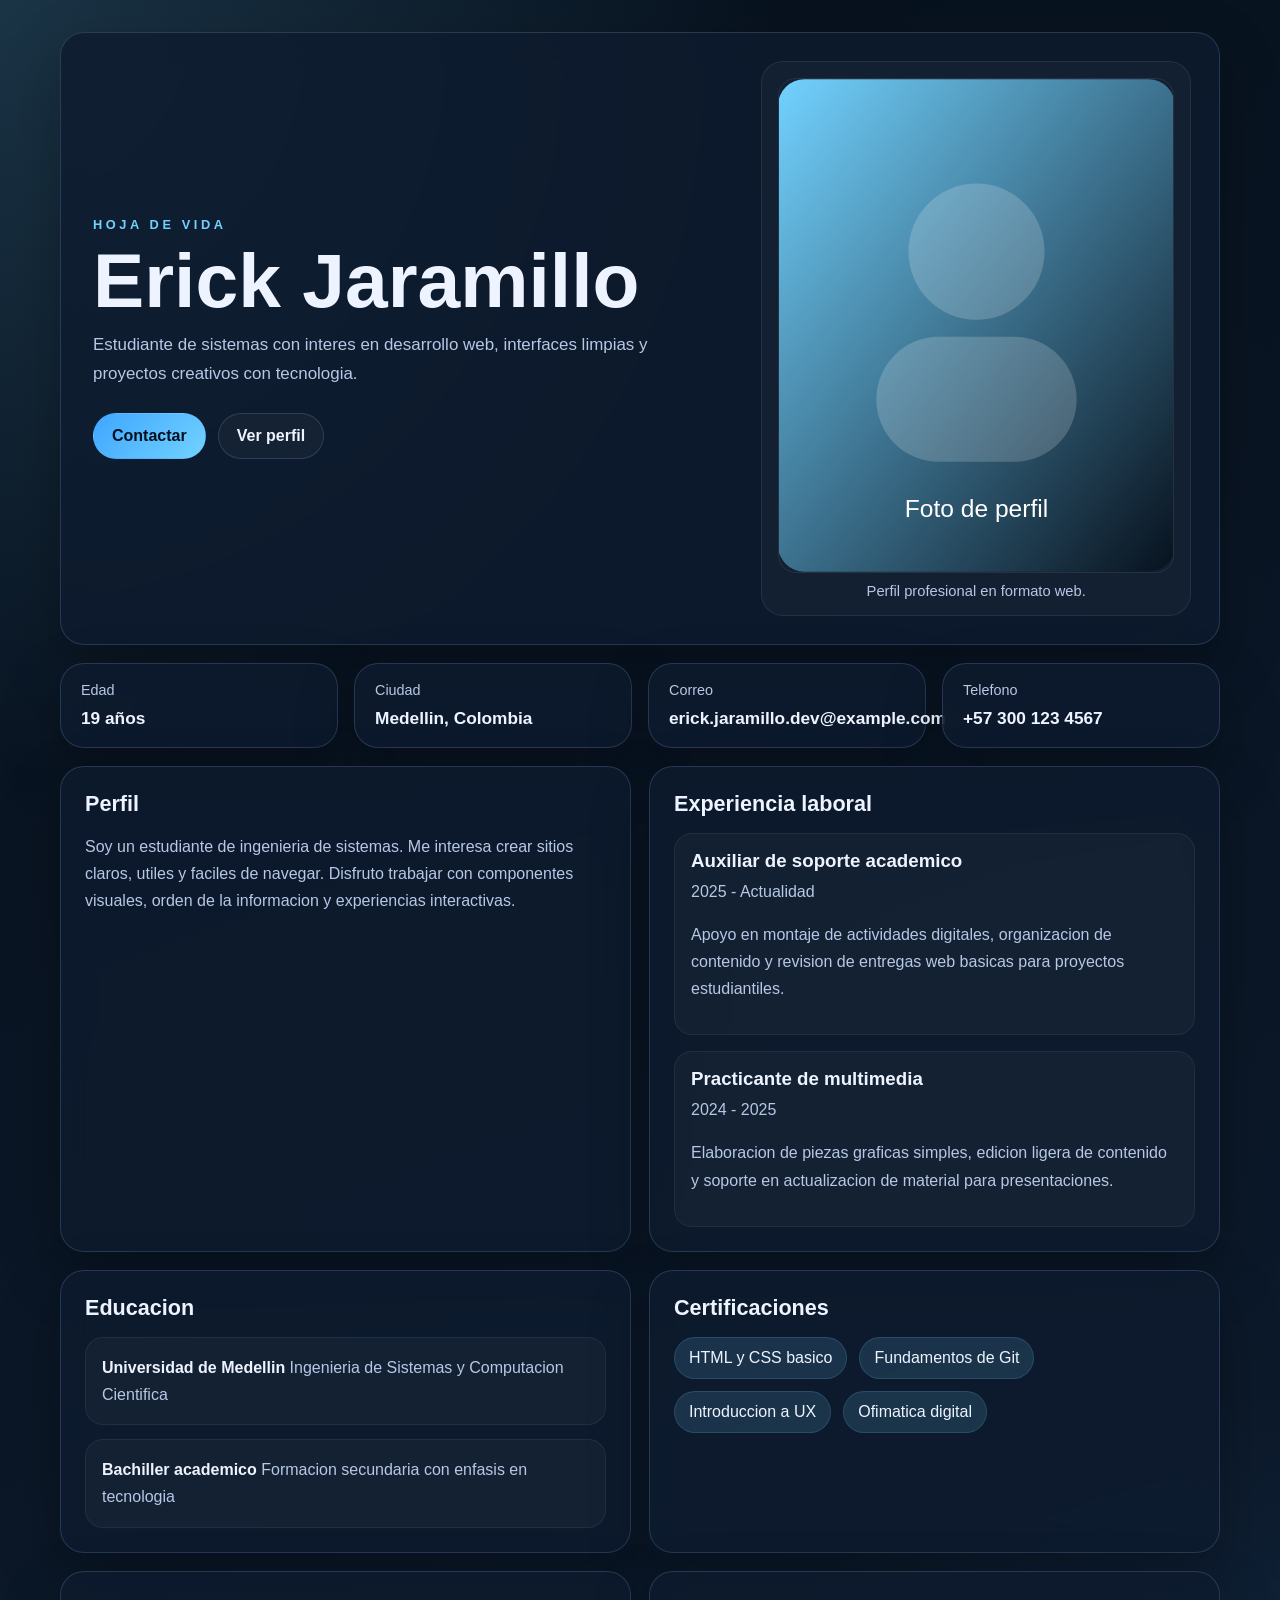
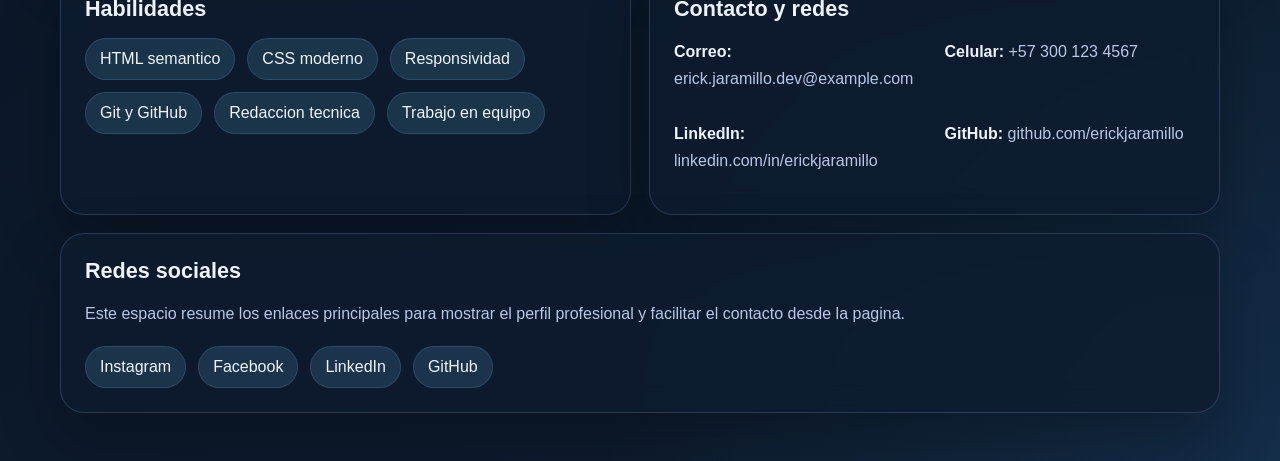
<file: ia-cv/index.html>
<!DOCTYPE html>
<html lang="es">

<head>
	<meta charset="UTF-8">
	<meta name="viewport" content="width=device-width, initial-scale=1.0">
	<title>Hoja de Vida | Erick Jaramillo</title>
	<link rel="stylesheet" href="../assets/styles/ia.css">
</head>

<body>
	<main class="page-shell">
		<header class="hero card">
			<div class="hero__content">
				<p class="eyebrow">Hoja de vida</p>
				<h1>Erick Jaramillo</h1>
				<p class="hero__lead">
					Estudiante de sistemas con interes en desarrollo web, interfaces limpias y proyectos
					creativos con tecnologia.
				</p>

				<div class="hero__actions">
					<a class="button button--primary" href="#contacto">Contactar</a>
					<a class="button button--secondary" href="#perfil">Ver perfil</a>
				</div>
			</div>

			<figure class="profile-photo">
				<img src="data:image/svg+xml,%3Csvg xmlns='http://www.w3.org/2000/svg' viewBox='0 0 420 520'%3E%3Cdefs%3E%3ClinearGradient id='g' x1='0' y1='0' x2='1' y2='1'%3E%3Cstop offset='0%25' stop-color='%2372d2ff'/%3E%3Cstop offset='100%25' stop-color='%2307111d'/%3E%3C/linearGradient%3E%3C/defs%3E%3Crect width='420' height='520' rx='28' fill='url(%23g)'/%3E%3Ccircle cx='210' cy='182' r='72' fill='rgba(255,255,255,0.18)'/%3E%3Crect x='104' y='272' width='212' height='132' rx='66' fill='rgba(255,255,255,0.18)'/%3E%3Ctext x='50%25' y='462' fill='white' font-family='Segoe UI, sans-serif' font-size='26' text-anchor='middle'%3EFoto de perfil%3C/text%3E%3C/svg%3E" alt="Foto de perfil de Erick Jaramillo">
				<figcaption>Perfil profesional en formato web.</figcaption>
			</figure>
		</header>

		<section class="stats-grid" aria-label="Resumen rapido">
			<article class="card stat">
				<span class="stat__label">Edad</span>
				<strong>19 años</strong>
			</article>
			<article class="card stat">
				<span class="stat__label">Ciudad</span>
				<strong>Medellin, Colombia</strong>
			</article>
			<article class="card stat">
				<span class="stat__label">Correo</span>
				<strong>erick.jaramillo.dev@example.com</strong>
			</article>
			<article class="card stat">
				<span class="stat__label">Telefono</span>
				<strong>+57 300 123 4567</strong>
			</article>
		</section>

		<section class="content-grid">
			<article class="card section-block" id="perfil">
				<h2>Perfil</h2>
				<p>
					Soy un estudiante de ingenieria de sistemas. Me interesa crear sitios claros, utiles y faciles de navegar. Disfruto
					trabajar con componentes visuales, orden de la informacion y experiencias interactivas.
				</p>
			</article>

			<article class="card section-block">
				<h2>Experiencia laboral</h2>
				<div class="timeline">
					<div class="timeline__item">
						<h3>Auxiliar de soporte academico</h3>
						<p class="timeline__meta">2025 - Actualidad</p>
						<p>
							Apoyo en montaje de actividades digitales, organizacion de contenido y revision de
							entregas web basicas para proyectos estudiantiles.
						</p>
					</div>
					<div class="timeline__item">
						<h3>Practicante de multimedia</h3>
						<p class="timeline__meta">2024 - 2025</p>
						<p>
							Elaboracion de piezas graficas simples, edicion ligera de contenido y soporte en
							actualizacion de material para presentaciones.
						</p>
					</div>
				</div>
			</article>

			<article class="card section-block">
				<h2>Educacion</h2>
				<ul class="list">
					<li>
						<strong>Universidad de Medellin</strong>
						<span>Ingenieria de Sistemas y Computacion Cientifica</span>
					</li>
					<li>
						<strong>Bachiller academico</strong>
						<span>Formacion secundaria con enfasis en tecnologia</span>
					</li>
				</ul>
			</article>

			<article class="card section-block">
				<h2>Certificaciones</h2>
				<ul class="chips">
					<li>HTML y CSS basico</li>
					<li>Fundamentos de Git</li>
					<li>Introduccion a UX</li>
					<li>Ofimatica digital</li>
				</ul>
			</article>

			<article class="card section-block">
				<h2>Habilidades</h2>
				<ul class="skills">
					<li>HTML semantico</li>
					<li>CSS moderno</li>
					<li>Responsividad</li>
					<li>Git y GitHub</li>
					<li>Redaccion tecnica</li>
					<li>Trabajo en equipo</li>
				</ul>
			</article>

			<article class="card section-block" id="contacto">
				<h2>Contacto y redes</h2>
				<div class="contact-grid">
					<p><strong>Correo:</strong> erick.jaramillo.dev@example.com</p>
					<p><strong>Celular:</strong> +57 300 123 4567</p>
					<p><strong>LinkedIn:</strong> linkedin.com/in/erickjaramillo</p>
					<p><strong>GitHub:</strong> github.com/erickjaramillo</p>
				</div>
			</article>

			<article class="card section-block section-block--wide">
				<h2>Redes sociales</h2>
				<p>
					Este espacio resume los enlaces principales para mostrar el perfil profesional y facilitar
					el contacto desde la pagina.
				</p>
				<div class="social-links">
					<a href="#">Instagram</a>
					<a href="#">Facebook</a>
					<a href="#">LinkedIn</a>
					<a href="#">GitHub</a>
				</div>
			</article>
		</section>
	</main>
</body>

</html>
</file>
<file: assets/styles/ia.css>
* {
	box-sizing: border-box;
}

:root {
	--bg: #07111d;
	--bg-alt: #0e1c2f;
	--surface: rgba(14, 28, 47, 0.82);
	--surface-strong: #11263f;
	--border: rgba(162, 196, 255, 0.18);
	--text: #eef4ff;
	--muted: #b7c8e6;
	--accent: #72d2ff;
	--accent-strong: #3ea6ff;
	--accent-soft: rgba(114, 210, 255, 0.14);
	--shadow: 0 24px 60px rgba(0, 0, 0, 0.28);
}

html {
	scroll-behavior: smooth;
}

body {
	margin: 0;
	min-height: 100vh;
	color: var(--text);
	font-family: "Segoe UI", "Trebuchet MS", sans-serif;
	background:
		radial-gradient(circle at top left, rgba(114, 210, 255, 0.18), transparent 32%),
		radial-gradient(circle at bottom right, rgba(62, 166, 255, 0.12), transparent 28%),
		linear-gradient(160deg, var(--bg), var(--bg-alt));
}

a {
	color: inherit;
	text-decoration: none;
}

img {
	display: block;
	width: 100%;
	height: auto;
}

.page-shell {
	width: min(1160px, calc(100% - 32px));
	margin: 0 auto;
	padding: 32px 0 48px;
}

.card {
	background: var(--surface);
	border: 1px solid var(--border);
	border-radius: 24px;
	box-shadow: var(--shadow);
	backdrop-filter: blur(14px);
}

.hero {
	display: grid;
	grid-template-columns: minmax(0, 1.2fr) minmax(280px, 0.8fr);
	gap: 28px;
	align-items: center;
	padding: 28px;
}

.hero__content {
	padding: 8px 4px;
}

.eyebrow {
	margin: 0 0 12px;
	color: var(--accent);
	text-transform: uppercase;
	letter-spacing: 0.28em;
	font-size: 0.8rem;
	font-weight: 700;
}

h1,
h2,
h3,
p {
	margin-top: 0;
}

h1 {
	margin-bottom: 14px;
	font-size: clamp(2.5rem, 6vw, 4.8rem);
	line-height: 0.95;
}

.hero__lead {
	max-width: 60ch;
	color: var(--muted);
	font-size: 1.06rem;
	line-height: 1.7;
	margin-bottom: 24px;
}

.hero__actions {
	display: flex;
	flex-wrap: wrap;
	gap: 12px;
}

.button {
	display: inline-flex;
	align-items: center;
	justify-content: center;
	min-height: 46px;
	padding: 0 18px;
	border-radius: 999px;
	font-weight: 700;
	border: 1px solid transparent;
	transition: transform 0.2s ease, background-color 0.2s ease, border-color 0.2s ease;
}

.button:hover {
	transform: translateY(-2px);
}

.button--primary {
	background: linear-gradient(135deg, var(--accent-strong), var(--accent));
	color: #04111f;
}

.button--secondary {
	border-color: var(--border);
	background: rgba(255, 255, 255, 0.03);
}

.profile-photo {
	margin: 0;
	padding: 16px;
	background: rgba(255, 255, 255, 0.03);
	border-radius: 22px;
	border: 1px solid rgba(255, 255, 255, 0.08);
}

.profile-photo img {
	border-radius: 18px;
	aspect-ratio: 4 / 5;
	object-fit: cover;
	border: 1px solid rgba(255, 255, 255, 0.08);
}

.profile-photo figcaption {
	margin-top: 10px;
	color: var(--muted);
	font-size: 0.92rem;
	text-align: center;
}

.stats-grid {
	display: grid;
	grid-template-columns: repeat(4, minmax(0, 1fr));
	gap: 16px;
	margin-top: 18px;
}

.stat {
	padding: 18px 20px;
}

.stat__label {
	display: block;
	margin-bottom: 10px;
	color: var(--muted);
	font-size: 0.9rem;
}

.stat strong {
	font-size: 1.08rem;
}

.content-grid {
	display: grid;
	grid-template-columns: repeat(2, minmax(0, 1fr));
	gap: 18px;
	margin-top: 18px;
}

.section-block {
	padding: 24px;
}

.section-block--wide {
	grid-column: 1 / -1;
}

.section-block h2 {
	margin-bottom: 16px;
	font-size: 1.35rem;
}

.section-block p,
.list span,
.timeline__meta {
	color: var(--muted);
	line-height: 1.7;
}

.timeline {
	display: grid;
	gap: 16px;
}

.timeline__item {
	padding: 16px;
	border-radius: 18px;
	background: rgba(255, 255, 255, 0.03);
	border: 1px solid rgba(255, 255, 255, 0.06);
}

.timeline__item h3 {
	margin-bottom: 6px;
}

.list,
.skills,
.chips {
	margin: 0;
	padding: 0;
	list-style: none;
}

.list {
	display: grid;
	gap: 14px;
}

.list li {
	padding: 16px;
	border-radius: 18px;
	background: rgba(255, 255, 255, 0.03);
	border: 1px solid rgba(255, 255, 255, 0.06);
}

.list strong,
.skills li,
.chips li,
.contact-grid strong {
	color: var(--text);
}

.skills {
	display: flex;
	flex-wrap: wrap;
	gap: 12px;
}

.skills li,
.chips li,
.social-links a {
	padding: 11px 14px;
	border-radius: 999px;
	background: var(--accent-soft);
	border: 1px solid rgba(114, 210, 255, 0.16);
}

.chips {
	display: flex;
	flex-wrap: wrap;
	gap: 12px;
}

.contact-grid {
	display: grid;
	grid-template-columns: repeat(2, minmax(0, 1fr));
	gap: 12px 20px;
}

.social-links {
	display: flex;
	flex-wrap: wrap;
	gap: 12px;
	margin-top: 18px;
}

.social-links a {
	color: var(--text);
}

.social-links a:hover,
.skills li:hover,
.chips li:hover {
	background: rgba(114, 210, 255, 0.24);
	border-color: rgba(114, 210, 255, 0.36);
}

@media (max-width: 900px) {
	.hero,
	.content-grid,
	.stats-grid,
	.contact-grid {
		grid-template-columns: 1fr;
	}

	.hero {
		padding: 20px;
	}
}

@media (max-width: 600px) {
	.page-shell {
		width: min(100% - 20px, 1160px);
		padding-top: 20px;
	}

	.section-block,
	.stat {
		padding: 18px;
	}

	.hero__actions,
	.social-links {
		gap: 10px;
	}
}
</file>
